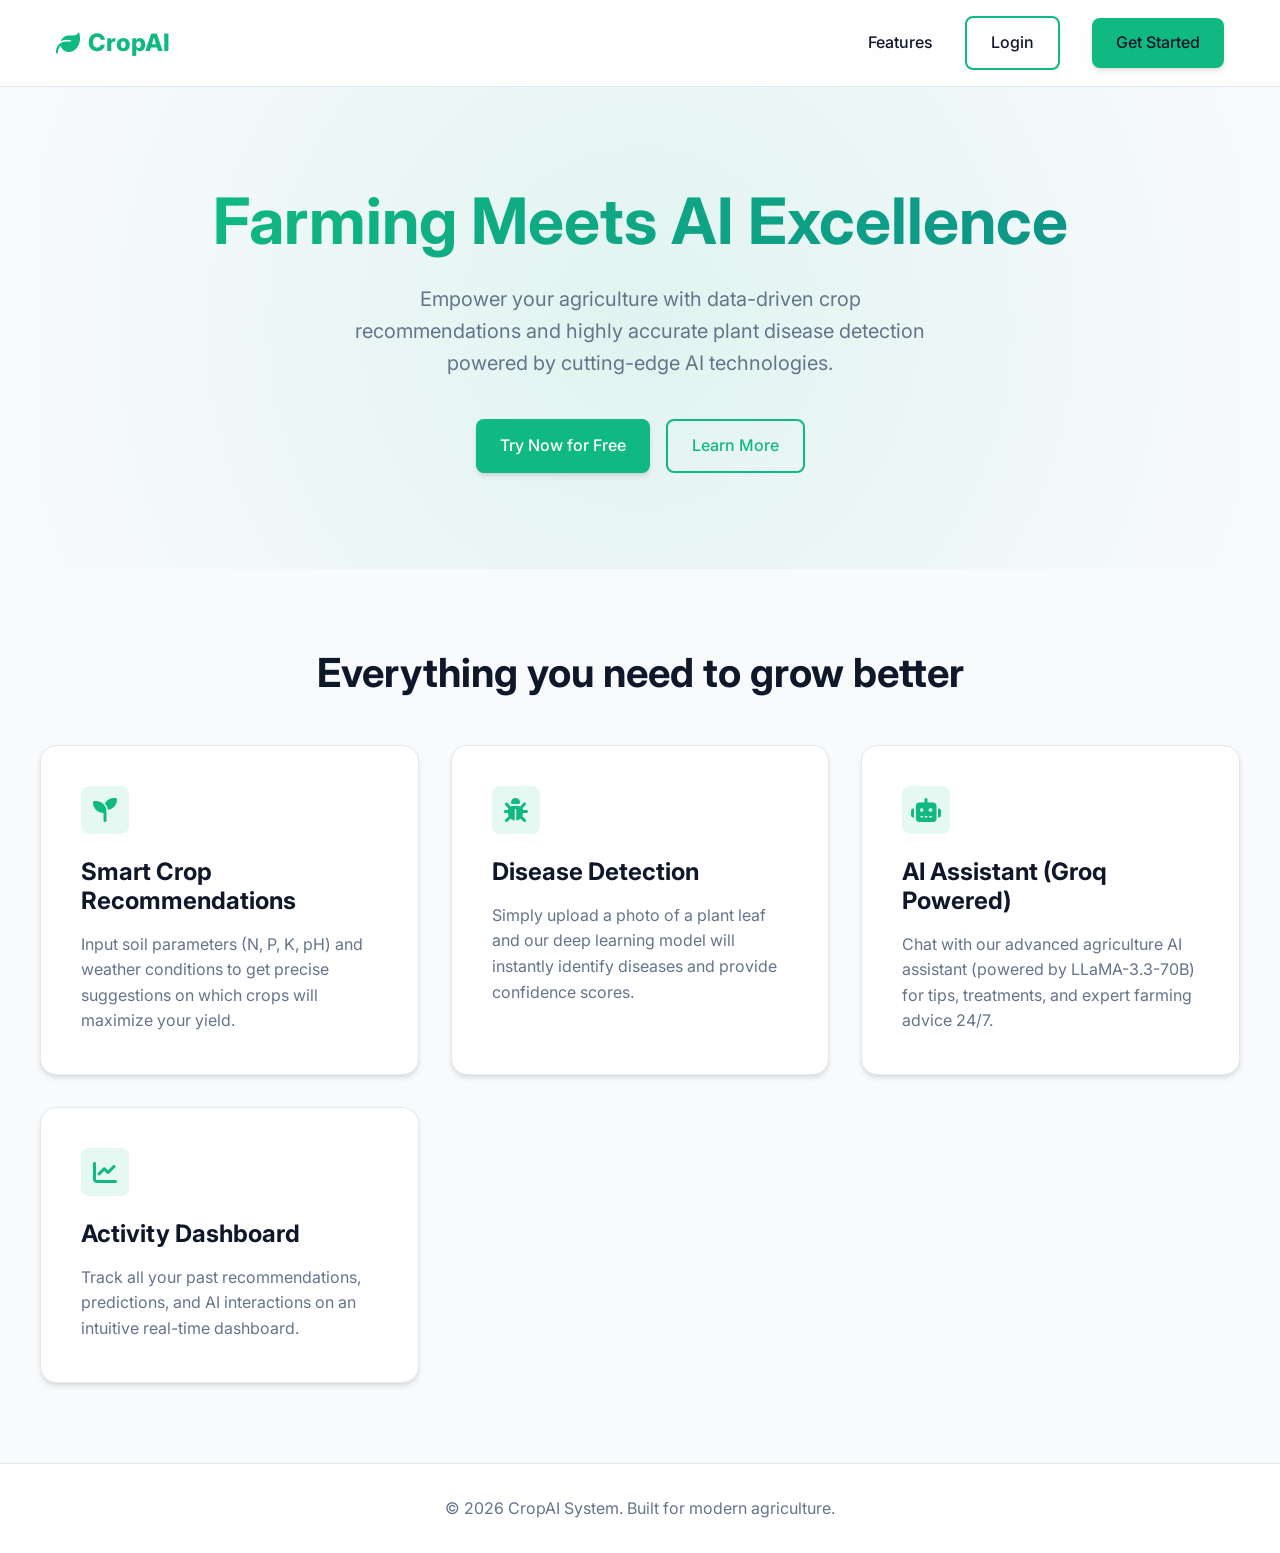
<file: Crop-ai-frontend/index.html>
<!DOCTYPE html>
<html lang="en">
<head>
    <meta charset="UTF-8">
    <meta name="viewport" content="width=device-width, initial-scale=1.0">
    <title>CropAI - Intelligent Agriculture Assistant</title>
    <meta name="description" content="AI-powered crop recommendation and disease detection platform for modern farming.">
    <link href="https://fonts.googleapis.com/css2?family=Inter:wght@400;500;600;700;800&display=swap" rel="stylesheet">
    <!-- FontAwesome for icons -->
    <link rel="stylesheet" href="https://cdnjs.cloudflare.com/ajax/libs/font-awesome/6.4.0/css/all.min.css">
    <link rel="stylesheet" href="css/styles.css">
</head>
<body>

    <header>
        <div class="container nav-container">
            <a href="index.html" class="logo">
                <i class="fa-solid fa-leaf"></i> CropAI
            </a>
            <nav class="nav-links">
                <a href="#features">Features</a>
                <a href="login.html" class="btn btn-secondary">Login</a>
                <a href="register.html" class="btn btn-primary">Get Started</a>
            </nav>
        </div>
    </header>

    <main>
        <section class="hero container">
            <div class="hero-bg"></div>
            <h1 class="animate-fade-in">Farming Meets AI Excellence</h1>
            <p class="animate-fade-in" style="animation-delay: 0.1s;">Empower your agriculture with data-driven crop recommendations and highly accurate plant disease detection powered by cutting-edge AI technologies.</p>
            <div class="hero-actions animate-fade-in" style="animation-delay: 0.2s;">
                <a href="register.html" class="btn btn-primary">Try Now for Free</a>
                <a href="#features" class="btn btn-secondary">Learn More</a>
            </div>
        </section>

        <section id="features" class="features-section container">
            <h2 class="section-title">Everything you need to grow better</h2>
            
            <div class="features-grid">
                <div class="feature-card animate-fade-in" style="animation-delay: 0.1s;">
                    <div class="feature-icon"><i class="fa-solid fa-seedling"></i></div>
                    <h3>Smart Crop Recommendations</h3>
                    <p>Input soil parameters (N, P, K, pH) and weather conditions to get precise suggestions on which crops will maximize your yield.</p>
                </div>
                
                <div class="feature-card animate-fade-in" style="animation-delay: 0.2s;">
                    <div class="feature-icon"><i class="fa-solid fa-bug"></i></div>
                    <h3>Disease Detection</h3>
                    <p>Simply upload a photo of a plant leaf and our deep learning model will instantly identify diseases and provide confidence scores.</p>
                </div>
                
                <div class="feature-card animate-fade-in" style="animation-delay: 0.3s;">
                    <div class="feature-icon"><i class="fa-solid fa-robot"></i></div>
                    <h3>AI Assistant (Groq Powered)</h3>
                    <p>Chat with our advanced agriculture AI assistant (powered by LLaMA-3.3-70B) for tips, treatments, and expert farming advice 24/7.</p>
                </div>
                
                <div class="feature-card animate-fade-in" style="animation-delay: 0.4s;">
                    <div class="feature-icon"><i class="fa-solid fa-chart-line"></i></div>
                    <h3>Activity Dashboard</h3>
                    <p>Track all your past recommendations, predictions, and AI interactions on an intuitive real-time dashboard.</p>
                </div>
            </div>
        </section>
    </main>

    <footer>
        <div class="container">
            <p>&copy; 2026 CropAI System. Built for modern agriculture.</p>
        </div>
    </footer>

    <script src="js/main.js"></script>
</body>
</html>
</file>
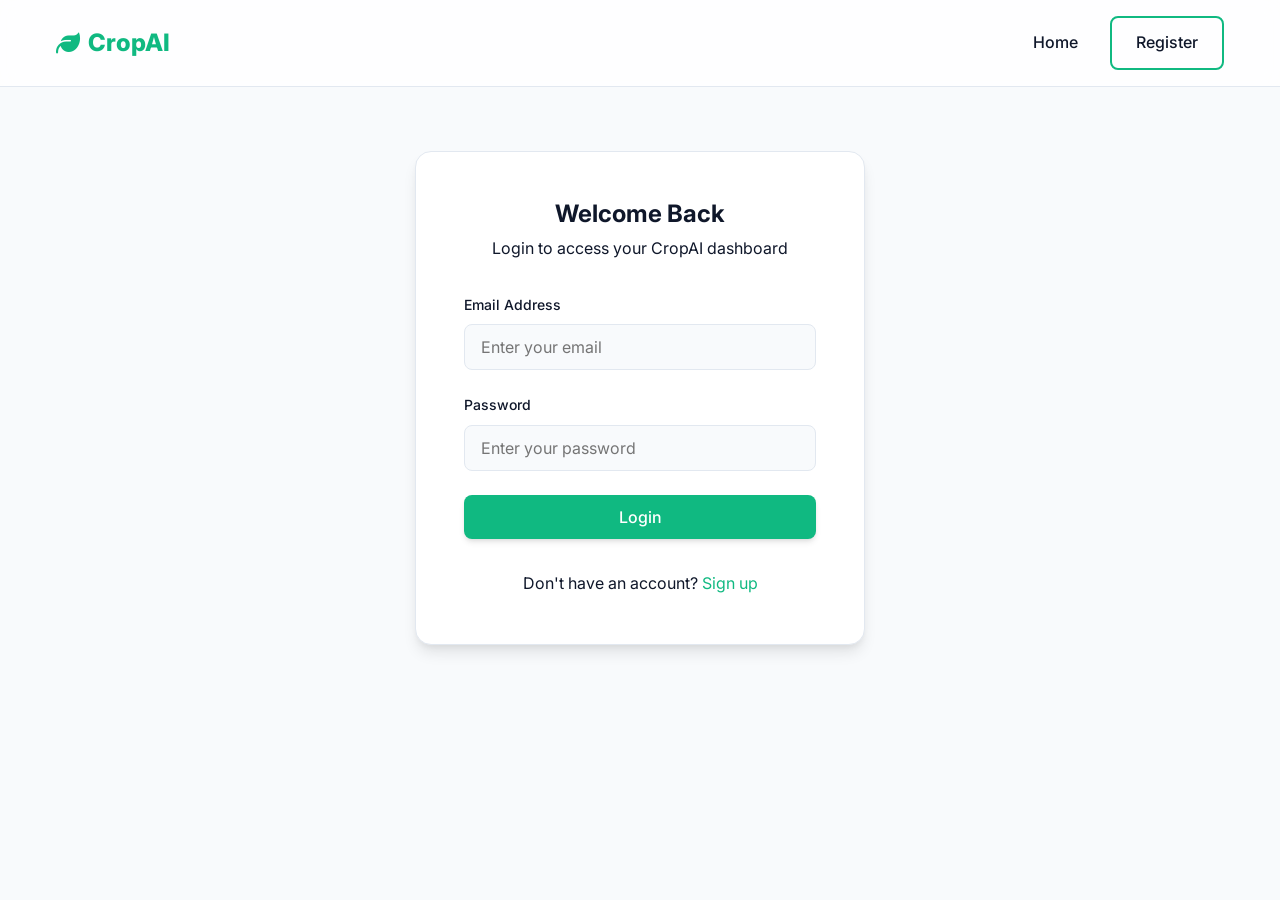
<file: Crop-ai-frontend/chatbot.html>
<!DOCTYPE html>
<html lang="en">

<head>
    <meta charset="UTF-8">
    <meta name="viewport" content="width=device-width, initial-scale=1.0">
    <title>AI Assistant - CropAI</title>
    <link href="https://fonts.googleapis.com/css2?family=Inter:wght@400;500;600;700&display=swap" rel="stylesheet">
    <link rel="stylesheet" href="https://cdnjs.cloudflare.com/ajax/libs/font-awesome/6.4.0/css/all.min.css">
    <link rel="stylesheet" href="css/styles.css">
    <style>
        .chat-container {
            display: flex;
            flex-direction: column;
            height: calc(100vh - 200px);
            background-color: var(--surface);
            border-radius: var(--radius-lg);
            box-shadow: var(--shadow-sm);
            border: 1px solid var(--border);
            overflow: hidden;
        }

        .chat-header {
            padding: 1.5rem;
            border-bottom: 1px solid var(--border);
            display: flex;
            align-items: center;
            gap: 1rem;
            background-color: rgba(16, 185, 129, 0.05);
        }

        .bot-avatar {
            width: 40px;
            height: 40px;
            border-radius: 50%;
            background-color: var(--primary);
            color: white;
            display: flex;
            align-items: center;
            justify-content: center;
            font-size: 1.25rem;
        }

        .chat-messages {
            flex: 1;
            padding: 1.5rem;
            overflow-y: auto;
            display: flex;
            flex-direction: column;
            gap: 1.5rem;
        }

        .message {
            max-width: 80%;
            display: flex;
            gap: 1rem;
            animation: fadeIn 0.3s ease-out;
        }

        .message.user {
            align-self: flex-end;
            flex-direction: row-reverse;
        }

        .message-content {
            padding: 1rem;
            border-radius: var(--radius-lg);
            line-height: 1.5;
        }

        .message.bot .message-content {
            background-color: var(--bg-light);
            border-top-left-radius: 0;
            color: var(--text-dark);
        }

        .message.user .message-content {
            background-color: var(--primary);
            color: white;
            border-top-right-radius: 0;
        }

        .chat-input-container {
            padding: 1.5rem;
            border-top: 1px solid var(--border);
            background-color: var(--surface);
        }

        .chat-form {
            display: flex;
            gap: 1rem;
        }

        .chat-input {
            flex: 1;
            padding: 1rem 1.5rem;
            border-radius: var(--radius-full);
            border: 1px solid var(--border);
            background-color: var(--bg-light);
            font-size: 1rem;
            color: var(--text-dark);
            transition: var(--transition);
        }

        .chat-input:focus {
            outline: none;
            border-color: var(--primary);
            box-shadow: 0 0 0 3px rgba(16, 185, 129, 0.1);
        }

        .send-btn {
            width: 50px;
            height: 50px;
            border-radius: 50%;
            background-color: var(--primary);
            color: white;
            border: none;
            display: flex;
            align-items: center;
            justify-content: center;
            font-size: 1.25rem;
            cursor: pointer;
            transition: var(--transition);
        }

        .send-btn:hover {
            background-color: var(--primary-dark);
            transform: scale(1.05);
        }

        .typing-indicator {
            display: none;
            gap: 0.5rem;
            padding: 1rem;
            background-color: var(--bg-light);
            border-radius: var(--radius-lg);
            border-top-left-radius: 0;
            width: fit-content;
        }

        .dot {
            width: 8px;
            height: 8px;
            background-color: var(--text-light);
            border-radius: 50%;
            animation: bounce 1.4s infinite ease-in-out both;
        }

        .dot:nth-child(1) {
            animation-delay: -0.32s;
        }

        .dot:nth-child(2) {
            animation-delay: -0.16s;
        }

        @keyframes bounce {

            0%,
            80%,
            100% {
                transform: scale(0);
            }

            40% {
                transform: scale(1);
            }
        }
    </style>
</head>

<body>

    <header>
        <div class="container nav-container" style="padding: 1rem;">
            <a href="dashboard.html" class="logo">
                <i class="fa-solid fa-leaf"></i> CropAI
            </a>
            <div style="display: flex; align-items: center; gap: 1rem;">
                <span id="userNameDisplay" style="font-weight: 500;">User</span>
                <button id="logoutBtn" class="btn btn-secondary" style="padding: 0.5rem 1rem;">Logout</button>
            </div>
        </div>
    </header>

    <div class="dashboard-layout">
        <aside class="sidebar">
            <a href="dashboard.html" class="sidebar-link">
                <i class="fa-solid fa-house"></i> Home
            </a>
            <a href="crop.html" class="sidebar-link">
                <i class="fa-solid fa-seedling"></i> Crop Recommendation
            </a>
            <a href="disease.html" class="sidebar-link">
                <i class="fa-solid fa-bug"></i> Disease Detection
            </a>
            <a href="chatbot.html" class="sidebar-link active">
                <i class="fa-solid fa-robot"></i> AI Assistant
            </a>
            <a href="history.html" class="sidebar-link">
                <i class="fa-solid fa-clock-rotate-left"></i> Activity History
            </a>
        </aside>

        <main class="main-content">
            <h2 class="mb-4">Agricultural Assistant</h2>
            <p class="text-light mb-4">Powered by advanced AI (Groq LLaMA-3.3-70B)</p>

            <div class="chat-container">
                <div class="chat-header">
                    <div class="bot-avatar"><i class="fa-solid fa-robot"></i></div>
                    <div>
                        <h3 style="font-size: 1.1rem;">CropAI Expert</h3>
                        <p style="font-size: 0.8rem; color: var(--primary);">Online</p>
                    </div>
                </div>

                <div class="chat-messages" id="chatMessages">
                    <div class="message bot">
                        <div class="bot-avatar" style="width: 32px; height: 32px; font-size: 1rem;"><i
                                class="fa-solid fa-robot"></i></div>
                        <div class="message-content">
                            Hello! I am your AI agriculture assistant. How can I help you today?
                        </div>
                    </div>
                    <!-- Messages will be appended here -->

                    <div class="message bot" id="typingIndicator" style="display: none;">
                        <div class="bot-avatar" style="width: 32px; height: 32px; font-size: 1rem;"><i
                                class="fa-solid fa-robot"></i></div>
                        <div class="typing-indicator" style="display: flex;">
                            <div class="dot"></div>
                            <div class="dot"></div>
                            <div class="dot"></div>
                        </div>
                    </div>
                </div>

                <div class="chat-input-container">
                    <form class="chat-form" id="chatForm">
                        <input type="text" id="chatInput" class="chat-input" placeholder="Type your farming query..."
                            autocomplete="off">
                        <button type="submit" class="send-btn">
                            <i class="fa-solid fa-paper-plane"></i>
                        </button>
                    </form>
                </div>
            </div>
        </main>
    </div>

    <script src="js/auth.js"></script>
    <script src="js/chatbot.js"></script>
    <script>
        document.addEventListener('DOMContentLoaded', () => {
            if (!Auth.isAuthenticated()) {
                window.location.href = 'login.html';
                return;
            }
            const user = Auth.getUser();
            if (user && user.name) {
                document.getElementById('userNameDisplay').textContent = user.name;
            }
            document.getElementById('logoutBtn').addEventListener('click', () => {
                Auth.logout();
            });
        });
    </script>
</body>

</html>
</file>
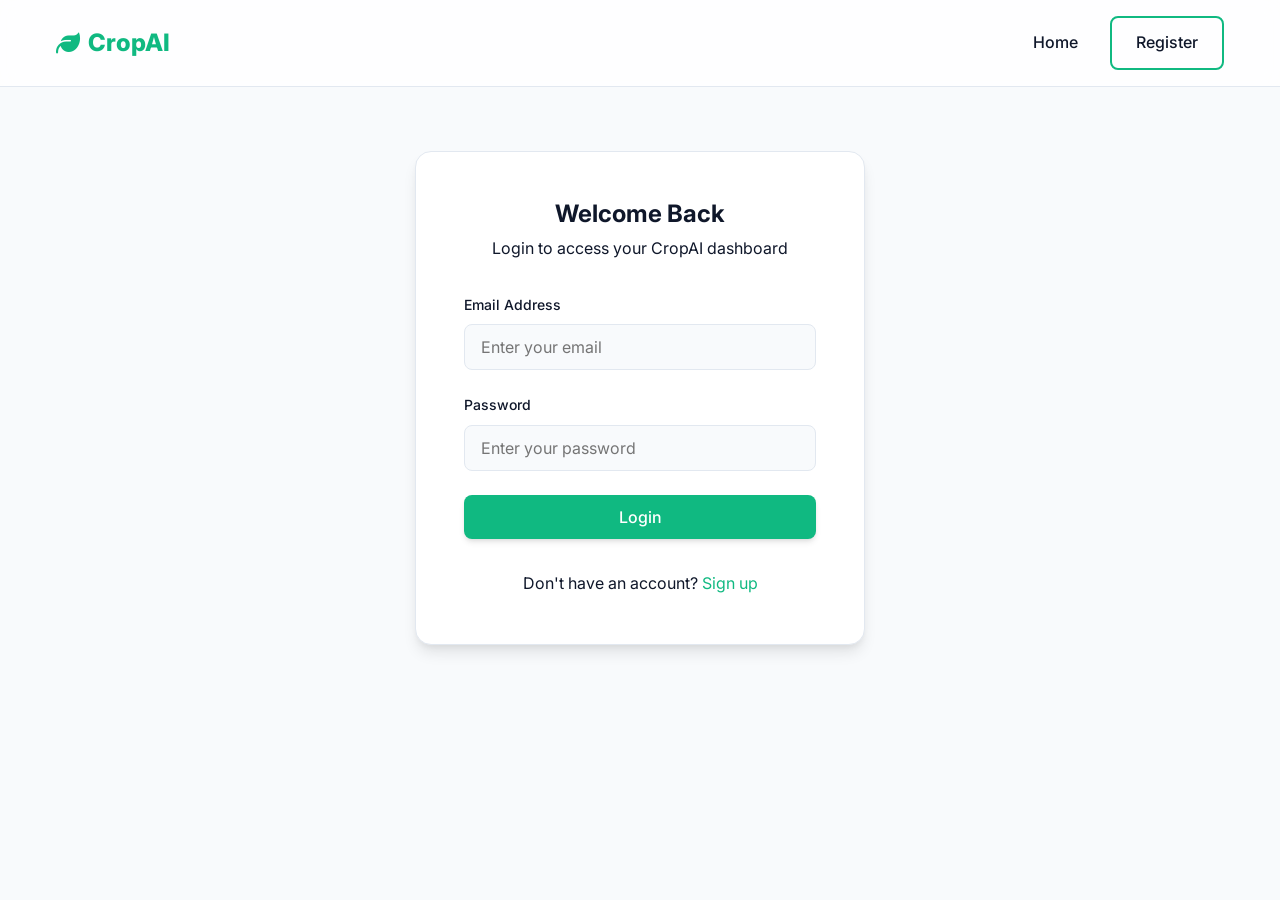
<file: Crop-ai-frontend/crop.html>
<!DOCTYPE html>
<html lang="en">

<head>
    <meta charset="UTF-8">
    <meta name="viewport" content="width=device-width, initial-scale=1.0">
    <title>Crop Recommendation - CropAI</title>
    <link href="https://fonts.googleapis.com/css2?family=Inter:wght@400;500;600;700&display=swap" rel="stylesheet">
    <link rel="stylesheet" href="https://cdnjs.cloudflare.com/ajax/libs/font-awesome/6.4.0/css/all.min.css">
    <link rel="stylesheet" href="css/styles.css">
    <style>
        .grid-form {
            display: grid;
            grid-template-columns: repeat(auto-fit, minmax(200px, 1fr));
            gap: 1.5rem;
        }

        .result-card {
            display: none;
            background: linear-gradient(135deg, rgba(16, 185, 129, 0.1) 0%, rgba(13, 148, 136, 0.1) 100%);
            border: 1px solid var(--primary);
            border-radius: var(--radius-lg);
            padding: 2rem;
            text-align: center;
            margin-top: 2rem;
            animation: fadeIn 0.5s ease-out;
        }

        .result-card h3 {
            color: var(--primary-dark);
            margin-bottom: 0.5rem;
        }

        .result-card .crop-name {
            font-size: 2.5rem;
            font-weight: 800;
            color: var(--text-dark);
            text-transform: capitalize;
        }
    </style>
</head>

<body>

    <header>
        <div class="container nav-container" style="padding: 1rem;">
            <a href="dashboard.html" class="logo">
                <i class="fa-solid fa-leaf"></i> CropAI
            </a>
            <div style="display: flex; align-items: center; gap: 1rem;">
                <span id="userNameDisplay" style="font-weight: 500;">User</span>
                <button id="logoutBtn" class="btn btn-secondary" style="padding: 0.5rem 1rem;">Logout</button>
            </div>
        </div>
    </header>

    <div class="dashboard-layout">
        <!-- Sidebar -->
        <aside class="sidebar">
            <a href="dashboard.html" class="sidebar-link">
                <i class="fa-solid fa-house"></i> Home
            </a>
            <a href="crop.html" class="sidebar-link active">
                <i class="fa-solid fa-seedling"></i> Crop Recommendation
            </a>
            <a href="disease.html" class="sidebar-link">
                <i class="fa-solid fa-bug"></i> Disease Detection
            </a>
            <a href="chatbot.html" class="sidebar-link">
                <i class="fa-solid fa-robot"></i> AI Assistant
            </a>
            <a href="history.html" class="sidebar-link">
                <i class="fa-solid fa-clock-rotate-left"></i> Activity History
            </a>
        </aside>

        <!-- Main Content -->
        <main class="main-content">
            <h2 class="mb-4">Crop Recommendation</h2>
            <p class="text-light mb-8">Enter your soil and weather parameters to get the best crop suggestion powered by
                ML.</p>

            <div
                style="background-color: var(--surface); padding: 2rem; border-radius: var(--radius-lg); box-shadow: var(--shadow-sm); border: 1px solid var(--border);">
                <form id="cropForm">
                    <div class="grid-form">
                        <div class="form-group">
                            <label for="nitrogen">Nitrogen (N) Content</label>
                            <input type="number" id="nitrogen" class="form-control" required placeholder="e.g. 90"
                                min="0" step="any">
                        </div>

                        <div class="form-group">
                            <label for="phosphorus">Phosphorus (P) Content</label>
                            <input type="number" id="phosphorus" class="form-control" required placeholder="e.g. 42"
                                min="0" step="any">
                        </div>

                        <div class="form-group">
                            <label for="potassium">Potassium (K) Content</label>
                            <input type="number" id="potassium" class="form-control" required placeholder="e.g. 43"
                                min="0" step="any">
                        </div>

                        <div class="form-group">
                            <label for="temperature">Temperature (°C)</label>
                            <input type="number" id="temperature" class="form-control" required placeholder="e.g. 20.8"
                                step="any">
                        </div>

                        <div class="form-group">
                            <label for="humidity">Humidity (%)</label>
                            <input type="number" id="humidity" class="form-control" required placeholder="e.g. 82.0"
                                min="0" max="100" step="any">
                        </div>

                        <div class="form-group">
                            <label for="ph">pH Value</label>
                            <input type="number" id="ph" class="form-control" required placeholder="e.g. 6.5" min="0"
                                max="14" step="any">
                        </div>

                        <div class="form-group">
                            <label for="rainfall">Rainfall (mm)</label>
                            <input type="number" id="rainfall" class="form-control" required placeholder="e.g. 202.9"
                                min="0" step="any">
                        </div>
                    </div>

                    <button type="submit" class="btn btn-primary mt-4">
                        <span>Get Recommendation</span>
                        <div class="loader" id="cropLoader"></div>
                    </button>
                    <div id="cropError" class="mt-4" style="color: #ef4444; display: none;"></div>
                </form>

                <div id="resultCard" class="result-card">
                    <h3>Recommended Crop</h3>
                    <div class="crop-name" id="predictedCrop">Apple</div>
                    <p class="text-light mt-2">Based on the provided soil and atmospheric conditions.</p>
                </div>
            </div>
        </main>
    </div>

    <script src="js/auth.js"></script>
    <script src="js/crop.js"></script>
    <script>
        document.addEventListener('DOMContentLoaded', () => {
            if (!Auth.isAuthenticated()) {
                window.location.href = 'login.html';
                return;
            }
            const user = Auth.getUser();
            if (user && user.name) {
                document.getElementById('userNameDisplay').textContent = user.name;
            }
            document.getElementById('logoutBtn').addEventListener('click', () => {
                Auth.logout();
            });
        });
    </script>
</body>

</html>
</file>
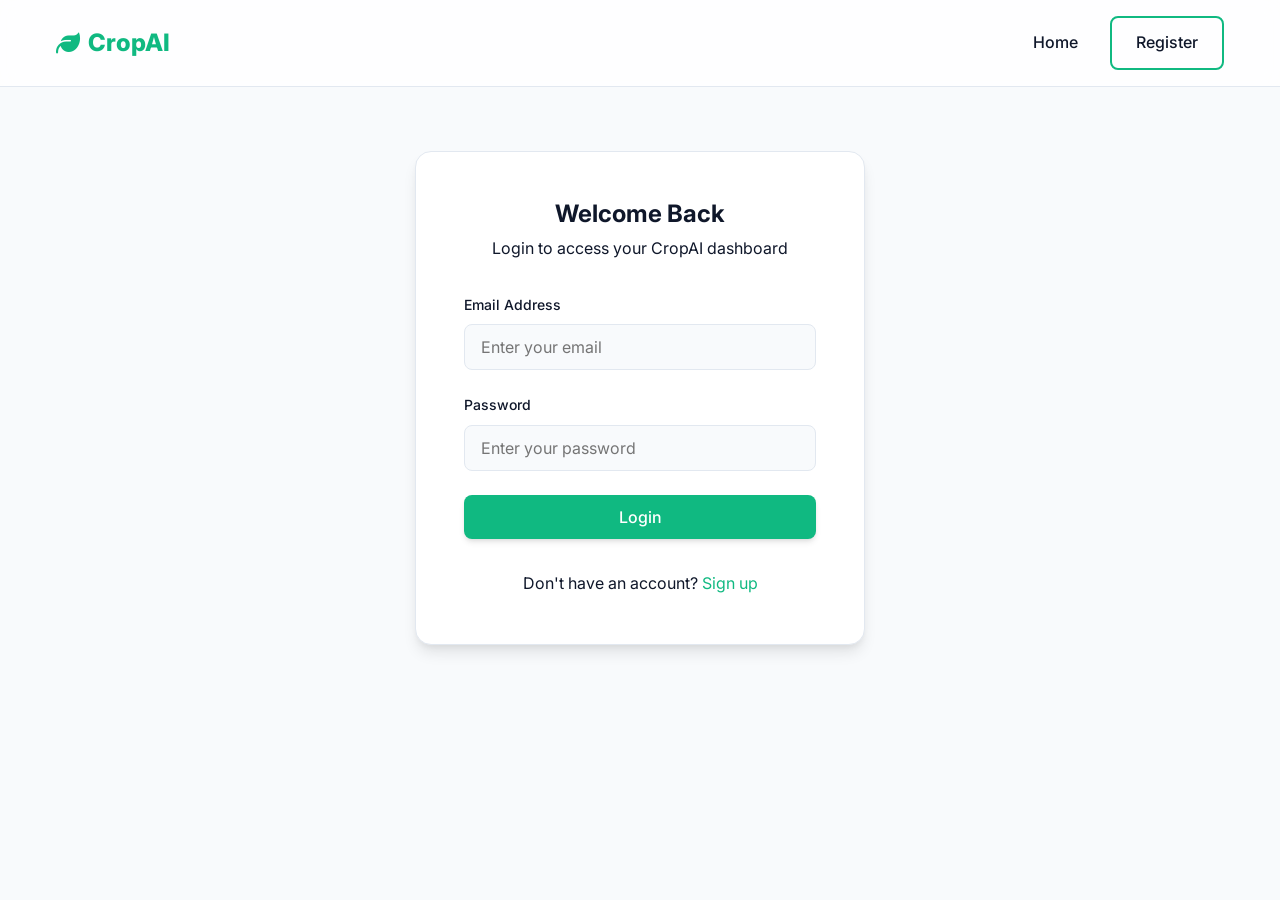
<file: Crop-ai-frontend/dashboard.html>
<!DOCTYPE html>
<html lang="en">

<head>
    <meta charset="UTF-8">
    <meta name="viewport" content="width=device-width, initial-scale=1.0">
    <title>Dashboard - CropAI</title>
    <link href="https://fonts.googleapis.com/css2?family=Inter:wght@400;500;600;700&display=swap" rel="stylesheet">
    <link rel="stylesheet" href="https://cdnjs.cloudflare.com/ajax/libs/font-awesome/6.4.0/css/all.min.css">
    <link rel="stylesheet" href="css/styles.css">
</head>

<body>

    <header>
        <div class="container nav-container" style="padding: 1rem;">
            <a href="dashboard.html" class="logo">
                <i class="fa-solid fa-leaf"></i> CropAI
            </a>
            <div style="display: flex; align-items: center; gap: 1rem;">
                <span id="userNameDisplay" style="font-weight: 500;">User</span>
                <button id="logoutBtn" class="btn btn-secondary" style="padding: 0.5rem 1rem;">Logout</button>
            </div>
        </div>
    </header>

    <div class="dashboard-layout">
        <!-- Sidebar -->
        <aside class="sidebar">
            <a href="dashboard.html" class="sidebar-link active">
                <i class="fa-solid fa-house"></i> Home
            </a>
            <a href="crop.html" class="sidebar-link">
                <i class="fa-solid fa-seedling"></i> Crop Recommendation
            </a>
            <a href="disease.html" class="sidebar-link">
                <i class="fa-solid fa-bug"></i> Disease Detection
            </a>
            <a href="chatbot.html" class="sidebar-link">
                <i class="fa-solid fa-robot"></i> AI Assistant
            </a>
            <a href="history.html" class="sidebar-link">
                <i class="fa-solid fa-clock-rotate-left"></i> Activity History
            </a>
        </aside>

        <!-- Main Content -->
        <main class="main-content">
            <h2 class="mb-8">Welcome to your Dashboard</h2>

            <div class="stat-cards">
                <div class="stat-card animate-fade-in" style="animation-delay: 0.1s;">
                    <div class="stat-icon"><i class="fa-solid fa-seedling"></i></div>
                    <div class="stat-info">
                        <h4>Recommendations</h4>
                        <p id="statRecommendations">0</p>
                    </div>
                </div>

                <div class="stat-card animate-fade-in" style="animation-delay: 0.2s;">
                    <div class="stat-icon"><i class="fa-solid fa-bug"></i></div>
                    <div class="stat-info">
                        <h4>Disease Scans</h4>
                        <p id="statScans">0</p>
                    </div>
                </div>

                <div class="stat-card animate-fade-in" style="animation-delay: 0.3s;">
                    <div class="stat-icon"><i class="fa-solid fa-comment-dots"></i></div>
                    <div class="stat-info">
                        <h4>AI Chats</h4>
                        <p id="statChats">0</p>
                    </div>
                </div>
            </div>

            <div class="features-grid mt-8">
                <a href="crop.html" class="feature-card animate-fade-in"
                    style="text-decoration: none; color: inherit; animation-delay: 0.4s;">
                    <div class="feature-icon"><i class="fa-solid fa-seedling"></i></div>
                    <h3>Crop Recommendation</h3>
                    <p>Get AI-powered suggestions for the best crop to grow base on soil data.</p>
                </a>

                <a href="disease.html" class="feature-card animate-fade-in"
                    style="text-decoration: none; color: inherit; animation-delay: 0.5s;">
                    <div class="feature-icon"><i class="fa-solid fa-camera"></i></div>
                    <h3>Detect Disease</h3>
                    <p>Upload a plant leaf photo and instantly detect diseases.</p>
                </a>
            </div>
        </main>
    </div>

    <!-- Ensure user is logged in -->
    <script src="js/auth.js"></script>
    <script>
        document.addEventListener('DOMContentLoaded', () => {
            if (!Auth.isAuthenticated()) {
                window.location.href = 'login.html';
                return;
            }

            const user = Auth.getUser();
            if (user && user.name) {
                document.getElementById('userNameDisplay').textContent = user.name;
            }

            document.getElementById('logoutBtn').addEventListener('click', () => {
                Auth.logout();
            });

            // Note: We will fetch stats dynamically via history endpoint later.
        });
    </script>
</body>

</html>
</file>
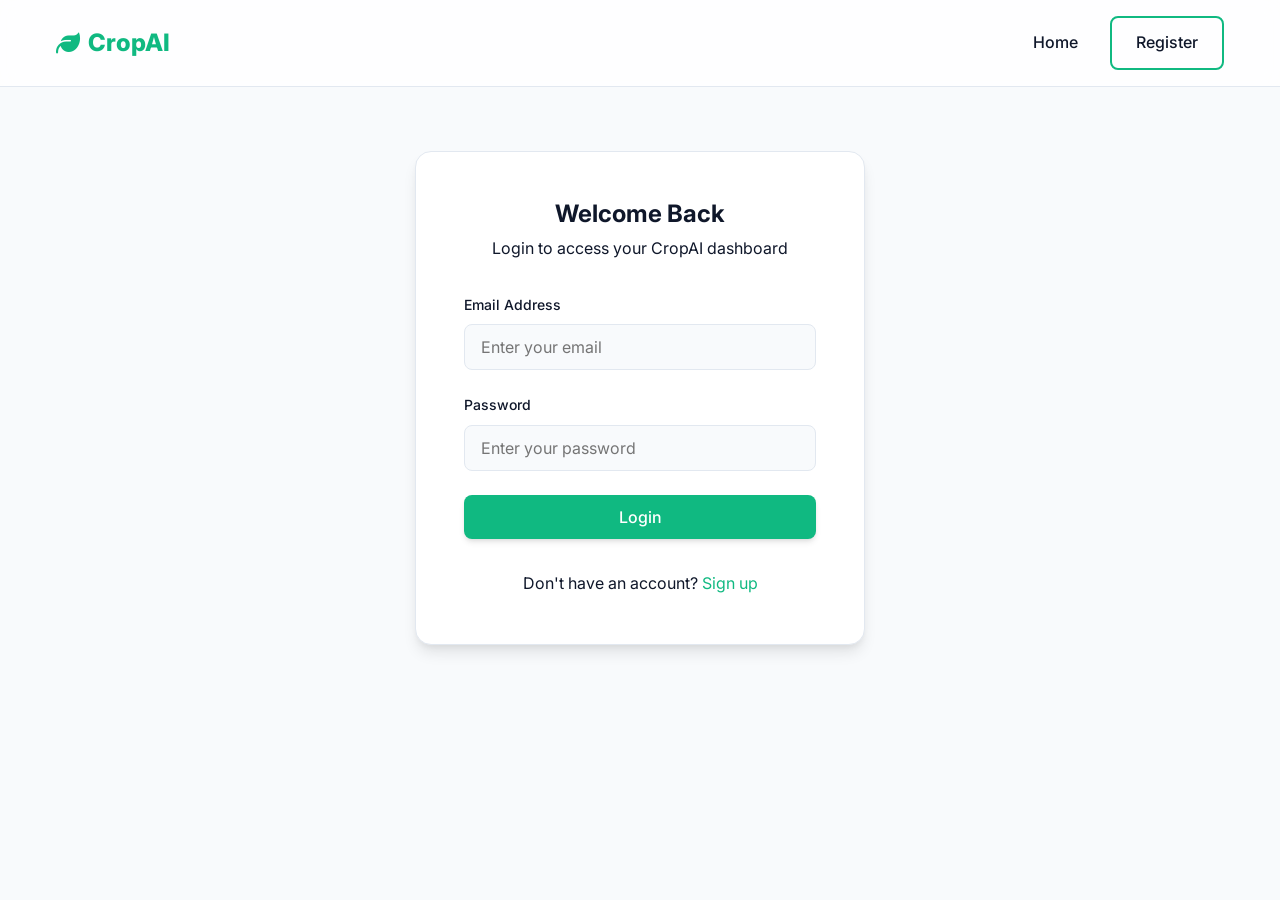
<file: Crop-ai-frontend/disease.html>
<!DOCTYPE html>
<html lang="en">

<head>
    <meta charset="UTF-8">
    <meta name="viewport" content="width=device-width, initial-scale=1.0">
    <title>Disease Detection - CropAI</title>
    <link href="https://fonts.googleapis.com/css2?family=Inter:wght@400;500;600;700&display=swap" rel="stylesheet">
    <link rel="stylesheet" href="https://cdnjs.cloudflare.com/ajax/libs/font-awesome/6.4.0/css/all.min.css">
    <link rel="stylesheet" href="css/styles.css">
    <style>
        .upload-area {
            border: 2px dashed var(--border);
            border-radius: var(--radius-lg);
            padding: 4rem 2rem;
            text-align: center;
            cursor: pointer;
            transition: var(--transition);
            background-color: var(--bg-light);
            position: relative;
            overflow: hidden;
        }

        .upload-area:hover,
        .upload-area.dragover {
            border-color: var(--primary);
            background-color: rgba(16, 185, 129, 0.05);
        }

        .upload-area i {
            font-size: 3rem;
            color: var(--primary-light);
            margin-bottom: 1rem;
        }

        .file-input {
            position: absolute;
            top: 0;
            left: 0;
            width: 100%;
            height: 100%;
            opacity: 0;
            cursor: pointer;
        }

        .preview-container {
            display: none;
            margin-top: 2rem;
            text-align: center;
        }

        .preview-image {
            max-width: 100%;
            max-height: 400px;
            border-radius: var(--radius-md);
            box-shadow: var(--shadow-md);
            border: 1px solid var(--border);
        }

        .result-card {
            display: none;
            background-color: var(--surface);
            border: 1px solid var(--border);
            border-radius: var(--radius-lg);
            padding: 2rem;
            text-align: center;
            margin-top: 2rem;
            box-shadow: var(--shadow-md);
            animation: fadeIn 0.5s ease-out;
        }

        .disease-name {
            font-size: 2rem;
            font-weight: 700;
            color: #ef4444;
            /* Red for disease by default */
            margin: 1rem 0;
            text-transform: capitalize;
        }

        .disease-name.healthy {
            color: var(--primary);
        }

        .confidence-bar-bg {
            background-color: var(--bg-light);
            height: 8px;
            border-radius: var(--radius-full);
            overflow: hidden;
            margin-top: 1rem;
        }

        .confidence-bar-fill {
            background-color: var(--primary);
            height: 100%;
            width: 0%;
            transition: width 1s ease-out;
        }
    </style>
</head>

<body>

    <header>
        <div class="container nav-container" style="padding: 1rem;">
            <a href="dashboard.html" class="logo">
                <i class="fa-solid fa-leaf"></i> CropAI
            </a>
            <div style="display: flex; align-items: center; gap: 1rem;">
                <span id="userNameDisplay" style="font-weight: 500;">User</span>
                <button id="logoutBtn" class="btn btn-secondary" style="padding: 0.5rem 1rem;">Logout</button>
            </div>
        </div>
    </header>

    <div class="dashboard-layout">
        <!-- Sidebar -->
        <aside class="sidebar">
            <a href="dashboard.html" class="sidebar-link">
                <i class="fa-solid fa-house"></i> Home
            </a>
            <a href="crop.html" class="sidebar-link">
                <i class="fa-solid fa-seedling"></i> Crop Recommendation
            </a>
            <a href="disease.html" class="sidebar-link active">
                <i class="fa-solid fa-bug"></i> Disease Detection
            </a>
            <a href="chatbot.html" class="sidebar-link">
                <i class="fa-solid fa-robot"></i> AI Assistant
            </a>
            <a href="history.html" class="sidebar-link">
                <i class="fa-solid fa-clock-rotate-left"></i> Activity History
            </a>
        </aside>

        <!-- Main Content -->
        <main class="main-content">
            <div style="max-width: 800px; margin: 0 auto;">
                <h2 class="mb-4 text-center">Plant Disease Detection</h2>
                <p class="text-light mb-8 text-center">Upload an image of a plant leaf to detect potential diseases
                    instantly.</p>

                <div class="upload-area" id="dropZone">
                    <i class="fa-solid fa-cloud-arrow-up"></i>
                    <h3>Drag & Drop leaf image here</h3>
                    <p class="text-light mt-2">or click to browse files</p>
                    <input type="file" id="fileInput" class="file-input" accept="image/*">
                </div>

                <div class="preview-container" id="previewContainer">
                    <img id="imagePreview" class="preview-image" src="" alt="Image Preview">
                    <div class="mt-4">
                        <button id="analyzeBtn" class="btn btn-primary">
                            <span>Analyze Image</span>
                            <div class="loader" id="analyzeLoader"></div>
                        </button>
                        <button id="resetBtn" class="btn btn-secondary" style="margin-left: 1rem;">Clear</button>
                    </div>
                </div>

                <div id="diseaseError" class="mt-4 text-center" style="color: #ef4444; display: none;"></div>

                <div id="resultCard" class="result-card">
                    <h3 class="text-light">Analysis Result</h3>
                    <div class="disease-name" id="predictedDisease">Target Spot</div>

                    <div style="text-align: left; margin-top: 1.5rem;">
                        <div
                            style="display: flex; justify-content: space-between; font-size: 0.875rem; color: var(--text-light);">
                            <span>Confidence Score</span>
                            <span id="confidenceText" style="font-weight: 600; color: var(--text-dark);">98.5%</span>
                        </div>
                        <div class="confidence-bar-bg">
                            <div class="confidence-bar-fill" id="confidenceBar"></div>
                        </div>
                    </div>
                </div>
            </div>
        </main>
    </div>

    <script src="js/auth.js"></script>
    <script src="js/disease.js"></script>
    <script>
        document.addEventListener('DOMContentLoaded', () => {
            if (!Auth.isAuthenticated()) {
                window.location.href = 'login.html';
                return;
            }
            const user = Auth.getUser();
            if (user && user.name) {
                document.getElementById('userNameDisplay').textContent = user.name;
            }
            document.getElementById('logoutBtn').addEventListener('click', () => {
                Auth.logout();
            });
        });
    </script>
</body>

</html>
</file>
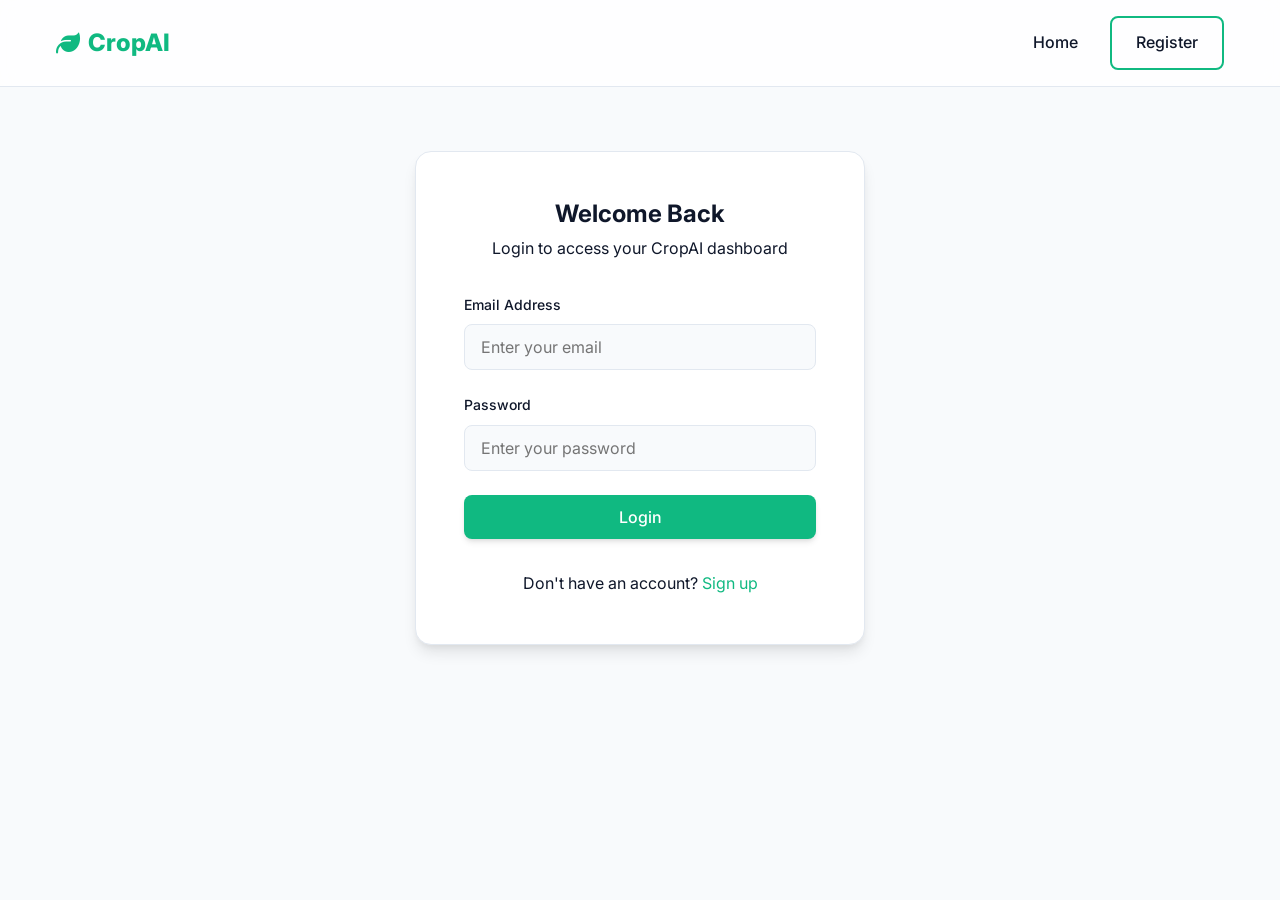
<file: Crop-ai-frontend/history.html>
<!DOCTYPE html>
<html lang="en">

<head>
    <meta charset="UTF-8">
    <meta name="viewport" content="width=device-width, initial-scale=1.0">
    <title>Activity History - CropAI</title>
    <link href="https://fonts.googleapis.com/css2?family=Inter:wght@400;500;600;700&display=swap" rel="stylesheet">
    <link rel="stylesheet" href="https://cdnjs.cloudflare.com/ajax/libs/font-awesome/6.4.0/css/all.min.css">
    <link rel="stylesheet" href="css/styles.css">
    <style>
        .history-card {
            background-color: var(--surface);
            border: 1px solid var(--border);
            border-radius: var(--radius-lg);
            padding: 1.5rem;
            margin-bottom: 1rem;
            display: flex;
            align-items: center;
            gap: 1.5rem;
            transition: var(--transition);
        }

        .history-card:hover {
            box-shadow: var(--shadow-md);
            border-color: var(--primary-light);
        }

        .history-icon {
            width: 3rem;
            height: 3rem;
            border-radius: var(--radius-full);
            display: flex;
            align-items: center;
            justify-content: center;
            font-size: 1.25rem;
            flex-shrink: 0;
        }

        .icon-crop {
            background-color: rgba(16, 185, 129, 0.1);
            color: var(--primary);
        }

        .icon-disease {
            background-color: rgba(239, 68, 68, 0.1);
            color: #ef4444;
        }

        .icon-chat {
            background-color: rgba(59, 130, 246, 0.1);
            color: #3b82f6;
        }

        .history-content {
            flex: 1;
        }

        .history-title {
            font-weight: 600;
            color: var(--text-dark);
            margin-bottom: 0.25rem;
        }

        .history-details {
            color: var(--text-light);
            font-size: 0.875rem;
        }

        .history-time {
            color: var(--text-light);
            font-size: 0.75rem;
            background-color: var(--bg-light);
            padding: 0.25rem 0.5rem;
            border-radius: var(--radius-md);
            white-space: nowrap;
        }

        .filters {
            display: flex;
            gap: 1rem;
            margin-bottom: 2rem;
        }

        .filter-btn {
            padding: 0.5rem 1rem;
            border-radius: var(--radius-full);
            border: 1px solid var(--border);
            background-color: var(--surface);
            color: var(--text-light);
            cursor: pointer;
            transition: var(--transition);
            font-size: 0.875rem;
            font-weight: 500;
        }

        .filter-btn.active,
        .filter-btn:hover {
            background-color: var(--primary);
            color: white;
            border-color: var(--primary);
        }

        .empty-state {
            text-align: center;
            padding: 4rem 2rem;
            color: var(--text-light);
        }

        .empty-state i {
            font-size: 3rem;
            margin-bottom: 1rem;
            opacity: 0.5;
        }
    </style>
</head>

<body>

    <header>
        <div class="container nav-container" style="padding: 1rem;">
            <a href="dashboard.html" class="logo">
                <i class="fa-solid fa-leaf"></i> CropAI
            </a>
            <div style="display: flex; align-items: center; gap: 1rem;">
                <span id="userNameDisplay" style="font-weight: 500;">User</span>
                <button id="logoutBtn" class="btn btn-secondary" style="padding: 0.5rem 1rem;">Logout</button>
            </div>
        </div>
    </header>

    <div class="dashboard-layout">
        <!-- Sidebar -->
        <aside class="sidebar">
            <a href="dashboard.html" class="sidebar-link">
                <i class="fa-solid fa-house"></i> Home
            </a>
            <a href="crop.html" class="sidebar-link">
                <i class="fa-solid fa-seedling"></i> Crop Recommendation
            </a>
            <a href="disease.html" class="sidebar-link">
                <i class="fa-solid fa-bug"></i> Disease Detection
            </a>
            <a href="chatbot.html" class="sidebar-link">
                <i class="fa-solid fa-robot"></i> AI Assistant
            </a>
            <a href="history.html" class="sidebar-link active">
                <i class="fa-solid fa-clock-rotate-left"></i> Activity History
            </a>
        </aside>

        <!-- Main Content -->
        <main class="main-content">
            <div style="display: flex; justify-content: space-between; align-items: center; margin-bottom: 2rem;">
                <h2>Your Activity History</h2>
            </div>

            <div class="filters">
                <button class="filter-btn active" data-filter="all">All Activity</button>
                <button class="filter-btn" data-filter="crop">Recommendations</button>
                <button class="filter-btn" data-filter="disease">Disease Scans</button>
                <button class="filter-btn" data-filter="chat">AI Chats</button>
            </div>

            <div id="loadingHistory" class="text-center" style="padding: 2rem;">
                <div class="loader" style="display: inline-block; border-top-color: var(--primary);"></div>
                <p class="mt-2 text-light">Loading history...</p>
            </div>

            <div id="historyContainer">
                <!-- Data populated by JS -->
            </div>

            <div id="emptyHistory" class="empty-state" style="display: none;">
                <i class="fa-solid fa-box-open"></i>
                <p>No activity history found.</p>
            </div>
        </main>
    </div>

    <script src="js/auth.js"></script>
    <script>
        document.addEventListener('DOMContentLoaded', () => {
            if (!Auth.isAuthenticated()) {
                window.location.href = 'login.html';
                return;
            }
            const user = Auth.getUser();
            if (user && user.name) {
                document.getElementById('userNameDisplay').textContent = user.name;
            }
            document.getElementById('logoutBtn').addEventListener('click', () => {
                Auth.logout();
            });

            // Dummy JS logic inline for simplicity since it wasn't requested in plan
            // I'll leave the API fetch implementation to the separate JS files.
        });
    </script>
</body>

</html>
</file>
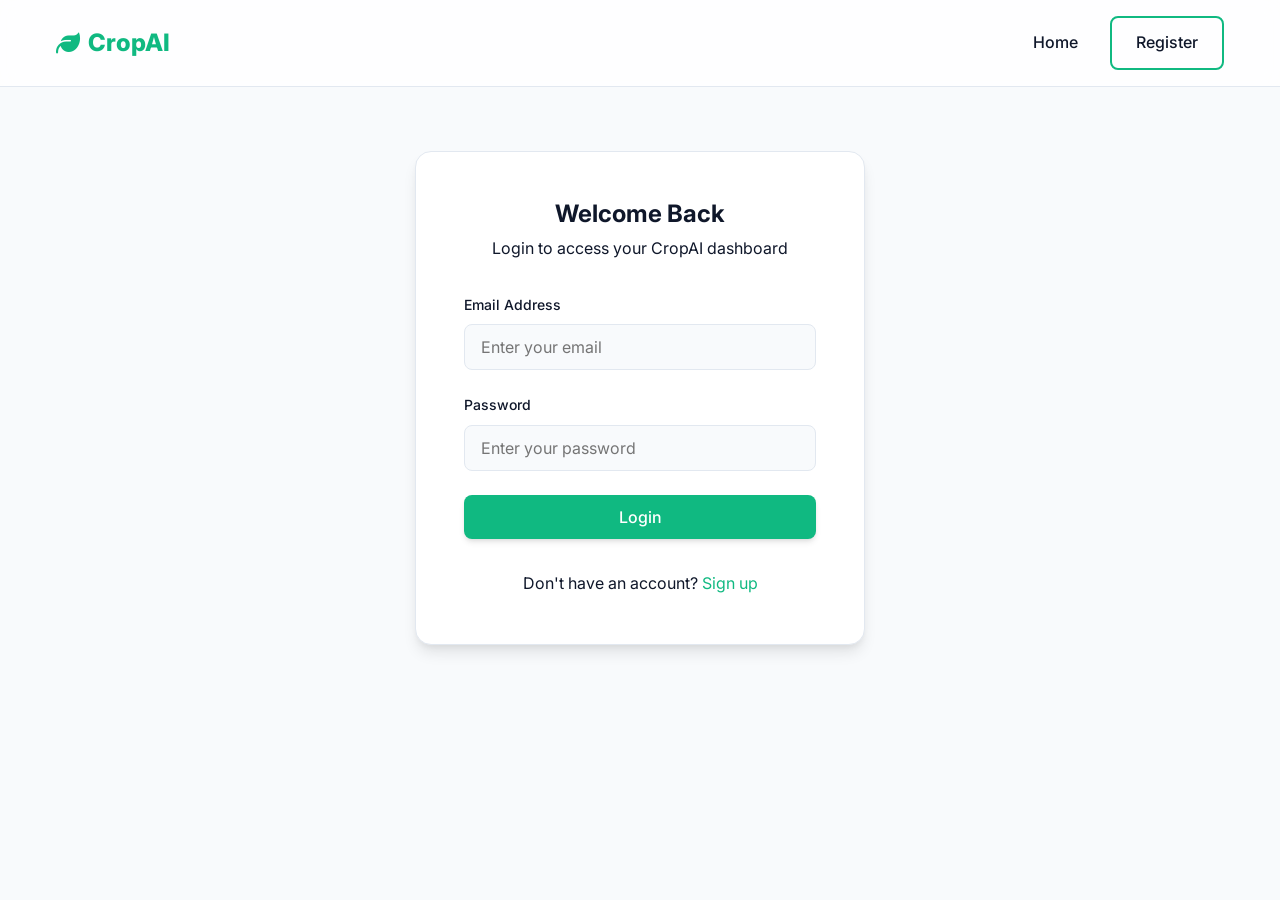
<file: Crop-ai-frontend/login.html>
<!DOCTYPE html>
<html lang="en">

<head>
    <meta charset="UTF-8">
    <meta name="viewport" content="width=device-width, initial-scale=1.0">
    <title>Login - CropAI</title>
    <link href="https://fonts.googleapis.com/css2?family=Inter:wght@400;500;600;700&display=swap" rel="stylesheet">
    <link rel="stylesheet" href="https://cdnjs.cloudflare.com/ajax/libs/font-awesome/6.4.0/css/all.min.css">
    <link rel="stylesheet" href="css/styles.css">
</head>

<body>

    <header>
        <div class="container nav-container">
            <a href="index.html" class="logo">
                <i class="fa-solid fa-leaf"></i> CropAI
            </a>
            <nav class="nav-links">
                <a href="index.html">Home</a>
                <a href="register.html" class="btn btn-secondary">Register</a>
            </nav>
        </div>
    </header>

    <main class="container">
        <div class="auth-container animate-fade-in">
            <div class="text-center mb-8">
                <h2>Welcome Back</h2>
                <p class="text-light mt-2">Login to access your CropAI dashboard</p>
            </div>

            <form id="loginForm">
                <div class="form-group">
                    <label for="email">Email Address</label>
                    <input type="email" id="email" class="form-control" required placeholder="Enter your email">
                </div>

                <div class="form-group mb-8">
                    <label for="password">Password</label>
                    <input type="password" id="password" class="form-control" required
                        placeholder="Enter your password">
                </div>

                <button type="submit" class="btn btn-primary" style="width: 100%;">
                    <span>Login</span>
                    <div class="loader" id="loginLoader"></div>
                </button>
            </form>

            <div id="errorMessage" class="mt-4"
                style="color: #ef4444; display: none; text-align: center; font-size: 0.875rem;"></div>

            <div class="text-center mt-8">
                <p class="text-light">Don't have an account? <a href="register.html">Sign up</a></p>
            </div>
        </div>
    </main>

    <script src="js/auth.js"></script>
</body>

</html>
</file>
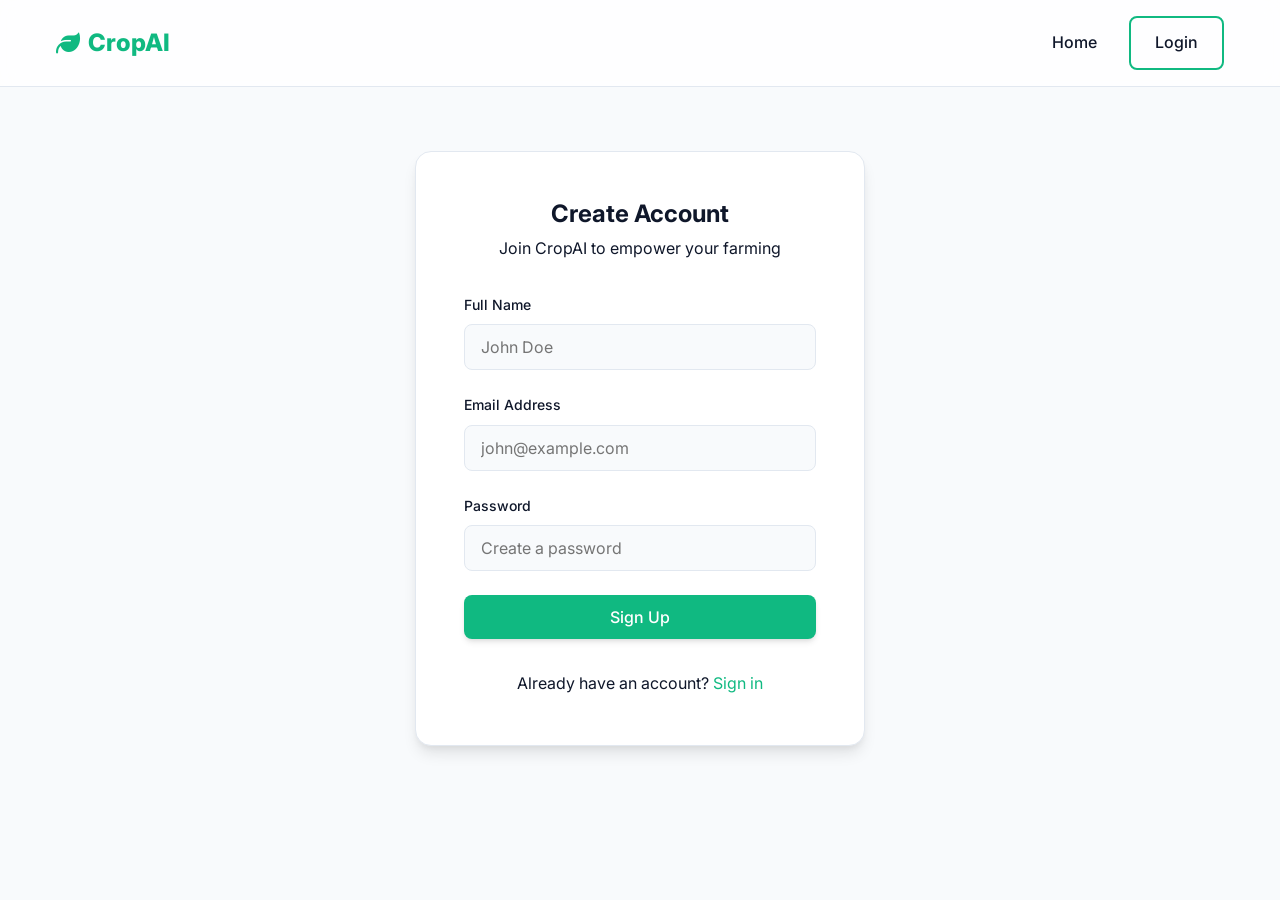
<file: Crop-ai-frontend/register.html>
<!DOCTYPE html>
<html lang="en">

<head>
    <meta charset="UTF-8">
    <meta name="viewport" content="width=device-width, initial-scale=1.0">
    <title>Register - CropAI</title>
    <link href="https://fonts.googleapis.com/css2?family=Inter:wght@400;500;600;700&display=swap" rel="stylesheet">
    <link rel="stylesheet" href="https://cdnjs.cloudflare.com/ajax/libs/font-awesome/6.4.0/css/all.min.css">
    <link rel="stylesheet" href="css/styles.css">
</head>

<body>

    <header>
        <div class="container nav-container">
            <a href="index.html" class="logo">
                <i class="fa-solid fa-leaf"></i> CropAI
            </a>
            <nav class="nav-links">
                <a href="index.html">Home</a>
                <a href="login.html" class="btn btn-secondary">Login</a>
            </nav>
        </div>
    </header>

    <main class="container">
        <div class="auth-container animate-fade-in">
            <div class="text-center mb-8">
                <h2>Create Account</h2>
                <p class="text-light mt-2">Join CropAI to empower your farming</p>
            </div>

            <form id="registerForm">
                <div class="form-group">
                    <label for="name">Full Name</label>
                    <input type="text" id="name" class="form-control" required placeholder="John Doe">
                </div>

                <div class="form-group">
                    <label for="email">Email Address</label>
                    <input type="email" id="email" class="form-control" required placeholder="john@example.com">
                </div>

                <div class="form-group mb-8">
                    <label for="password">Password</label>
                    <input type="password" id="password" class="form-control" required placeholder="Create a password">
                </div>

                <button type="submit" class="btn btn-primary" style="width: 100%;">
                    <span>Sign Up</span>
                    <div class="loader" id="registerLoader"></div>
                </button>
            </form>

            <div id="registerErrorMessage" class="mt-4"
                style="color: #ef4444; display: none; text-align: center; font-size: 0.875rem;"></div>

            <div class="text-center mt-8">
                <p class="text-light">Already have an account? <a href="login.html">Sign in</a></p>
            </div>
        </div>
    </main>

    <script src="js/auth.js"></script>
</body>

</html>
</file>
<file: Crop-ai-frontend/css/styles.css>
:root {
    /* Color Palette */
    --primary: #10b981;
    --primary-light: #34d399;
    --primary-dark: #059669;
    --secondary: #0d9488;
    --bg-light: #f8fafc;
    --text-dark: #0f172a;
    --text-light: #64748b;
    --accent: #f59e0b;
    
    /* Dark Mode Defaults */
    --surface: #ffffff;
    --border: #e2e8f0;
    
    /* Effects */
    --shadow-sm: 0 1px 2px 0 rgba(0, 0, 0, 0.05);
    --shadow-md: 0 4px 6px -1px rgba(0, 0, 0, 0.1), 0 2px 4px -1px rgba(0, 0, 0, 0.06);
    --shadow-lg: 0 10px 15px -3px rgba(0, 0, 0, 0.1), 0 4px 6px -2px rgba(0, 0, 0, 0.05);
    
    --radius-md: 0.5rem;
    --radius-lg: 1rem;
    --radius-full: 9999px;
    
    --transition: all 0.3s ease;
}

@media (prefers-color-scheme: dark) {
    :root {
        --bg-light: #0f172a;
        --surface: #1e293b;
        --text-dark: #f8fafc;
        --text-light: #94a3b8;
        --border: #334155;
    }
}

* {
    margin: 0;
    padding: 0;
    box-sizing: border-box;
    font-family: 'Inter', -apple-system, BlinkMacSystemFont, "Segoe UI", Roboto, Helvetica, Arial, sans-serif;
}

body {
    background-color: var(--bg-light);
    color: var(--text-dark);
    line-height: 1.6;
    transition: background-color 0.3s, color 0.3s;
    min-height: 100vh;
    display: flex;
    flex-direction: column;
}

h1, h2, h3, h4, h5, h6 {
    font-weight: 700;
    line-height: 1.2;
    color: var(--text-dark);
}

a {
    color: var(--primary);
    text-decoration: none;
    transition: var(--transition);
}

a:hover {
    color: var(--primary-dark);
}

/* Utilities */
.container {
    width: 100%;
    max-width: 1200px;
    margin: 0 auto;
    padding: 0 1rem;
}

.text-center { text-align: center; }
.mt-1 { margin-top: 0.25rem; }
.mt-2 { margin-top: 0.5rem; }
.mt-4 { margin-top: 1rem; }
.mt-8 { margin-top: 2rem; }
.mb-4 { margin-bottom: 1rem; }
.mb-8 { margin-bottom: 2rem; }

/* Buttons */
.btn {
    display: inline-flex;
    align-items: center;
    justify-content: center;
    padding: 0.75rem 1.5rem;
    border-radius: var(--radius-md);
    font-weight: 500;
    cursor: pointer;
    transition: var(--transition);
    border: none;
    outline: none;
    font-size: 1rem;
}

.btn-primary {
    background-color: var(--primary);
    color: white;
    box-shadow: var(--shadow-md);
}

.btn-primary:hover {
    background-color: var(--primary-dark);
    transform: translateY(-2px);
    box-shadow: var(--shadow-lg);
}

.btn-secondary {
    background-color: transparent;
    color: var(--primary);
    border: 2px solid var(--primary);
}

.btn-secondary:hover {
    background-color: var(--primary);
    color: white;
}

/* Header & Nav */
header {
    background-color: rgba(255, 255, 255, 0.8);
    backdrop-filter: blur(10px);
    -webkit-backdrop-filter: blur(10px);
    border-bottom: 1px solid var(--border);
    position: sticky;
    top: 0;
    z-index: 50;
    padding: 1rem 0;
}

@media (prefers-color-scheme: dark) {
    header {
        background-color: rgba(30, 41, 59, 0.8);
    }
}

.nav-container {
    display: flex;
    justify-content: space-between;
    align-items: center;
}

.logo {
    font-size: 1.5rem;
    font-weight: 800;
    color: var(--primary);
    display: flex;
    align-items: center;
    gap: 0.5rem;
}

.nav-links {
    display: flex;
    gap: 2rem;
    align-items: center;
}

.nav-links a {
    color: var(--text-dark);
    font-weight: 500;
}

.nav-links a:hover {
    color: var(--primary);
}

/* Hero Section */
.hero {
    padding: 6rem 0;
    display: flex;
    flex-direction: column;
    align-items: center;
    text-align: center;
    position: relative;
    overflow: hidden;
}

.hero-bg {
    position: absolute;
    top: -50%;
    left: -50%;
    width: 200%;
    height: 200%;
    background: radial-gradient(circle, rgba(16,185,129,0.1) 0%, rgba(255,255,255,0) 50%);
    z-index: -1;
    animation: pulse 15s infinite alternate;
}

@keyframes pulse {
    0% { transform: scale(1); }
    100% { transform: scale(1.1); }
}

.hero h1 {
    font-size: 4rem;
    margin-bottom: 1.5rem;
    background: linear-gradient(135deg, var(--primary) 0%, var(--secondary) 100%);
    -webkit-background-clip: text;
    -webkit-text-fill-color: transparent;
    background-clip: text;
}

.hero p {
    font-size: 1.25rem;
    color: var(--text-light);
    max-width: 600px;
    margin-bottom: 2.5rem;
}

.hero-actions {
    display: flex;
    gap: 1rem;
}

/* Features Cards */
.features-section {
    padding: 5rem 0;
}

.section-title {
    text-align: center;
    font-size: 2.5rem;
    margin-bottom: 3rem;
}

.features-grid {
    display: grid;
    grid-template-columns: repeat(auto-fit, minmax(300px, 1fr));
    gap: 2rem;
}

.feature-card {
    background-color: var(--surface);
    padding: 2.5rem;
    border-radius: var(--radius-lg);
    box-shadow: var(--shadow-md);
    border: 1px solid var(--border);
    transition: var(--transition);
    display: flex;
    flex-direction: column;
    align-items: flex-start;
}

.feature-card:hover {
    transform: translateY(-5px);
    box-shadow: var(--shadow-lg);
    border-color: var(--primary-light);
}

.feature-icon {
    width: 3rem;
    height: 3rem;
    background-color: rgba(16, 185, 129, 0.1);
    color: var(--primary);
    border-radius: var(--radius-md);
    display: flex;
    align-items: center;
    justify-content: center;
    font-size: 1.5rem;
    margin-bottom: 1.5rem;
}

.feature-card h3 {
    font-size: 1.5rem;
    margin-bottom: 1rem;
}

.feature-card p {
    color: var(--text-light);
}

/* Forms (Login/Register/Inputs) */
.auth-container {
    max-width: 450px;
    margin: 4rem auto;
    background-color: var(--surface);
    padding: 3rem;
    border-radius: var(--radius-lg);
    box-shadow: var(--shadow-lg);
    border: 1px solid var(--border);
}

.form-group {
    margin-bottom: 1.5rem;
}

.form-group label {
    display: block;
    margin-bottom: 0.5rem;
    font-weight: 500;
    font-size: 0.875rem;
}

.form-control {
    width: 100%;
    padding: 0.75rem 1rem;
    border-radius: var(--radius-md);
    border: 1px solid var(--border);
    background-color: var(--bg-light);
    color: var(--text-dark);
    font-size: 1rem;
    transition: border-color 0.2s, box-shadow 0.2s;
}

.form-control:focus {
    outline: none;
    border-color: var(--primary);
    box-shadow: 0 0 0 3px rgba(16, 185, 129, 0.1);
}

/* Dashboard Layout */
.dashboard-layout {
    display: flex;
    min-height: calc(100vh - 72px);
}

.sidebar {
    width: 250px;
    background-color: var(--surface);
    border-right: 1px solid var(--border);
    padding: 2rem 1rem;
    display: flex;
    flex-direction: column;
    gap: 0.5rem;
}

.sidebar-link {
    display: flex;
    align-items: center;
    gap: 0.75rem;
    padding: 0.75rem 1rem;
    border-radius: var(--radius-md);
    color: var(--text-light);
    font-weight: 500;
    transition: var(--transition);
}

.sidebar-link:hover, .sidebar-link.active {
    background-color: rgba(16, 185, 129, 0.1);
    color: var(--primary);
}

.main-content {
    flex: 1;
    padding: 2rem;
    overflow-y: auto;
}

/* Card layout for Dashboard */
.stat-cards {
    display: grid;
    grid-template-columns: repeat(auto-fit, minmax(200px, 1fr));
    gap: 1.5rem;
    margin-bottom: 2rem;
}

.stat-card {
    background-color: var(--surface);
    padding: 1.5rem;
    border-radius: var(--radius-lg);
    box-shadow: var(--shadow-sm);
    border: 1px solid var(--border);
    display: flex;
    align-items: center;
    gap: 1rem;
}

.stat-icon {
    width: 3rem;
    height: 3rem;
    border-radius: var(--radius-full);
    background-color: rgba(16, 185, 129, 0.1);
    color: var(--primary);
    display: flex;
    align-items: center;
    justify-content: center;
    font-size: 1.25rem;
}

.stat-info h4 {
    color: var(--text-light);
    font-size: 0.875rem;
    margin-bottom: 0.25rem;
}

.stat-info p {
    font-size: 1.5rem;
    font-weight: 700;
}

/* Animations */
@keyframes fadeIn {
    from { opacity: 0; transform: translateY(10px); }
    to { opacity: 1; transform: translateY(0); }
}

.animate-fade-in {
    animation: fadeIn 0.5s ease forwards;
}

/* Footer */
footer {
    background-color: var(--surface);
    border-top: 1px solid var(--border);
    padding: 2rem 0;
    margin-top: auto;
    text-align: center;
    color: var(--text-light);
}

/* Loaders connecting state */
.loader {
    border: 3px solid rgba(16, 185, 129, 0.2);
    border-top: 3px solid var(--primary);
    border-radius: 50%;
    width: 24px;
    height: 24px;
    animation: spin 1s linear infinite;
    display: none;
    margin: 0 auto;
}

@keyframes spin {
    0% { transform: rotate(0deg); }
    100% { transform: rotate(360deg); }
}
</file>
